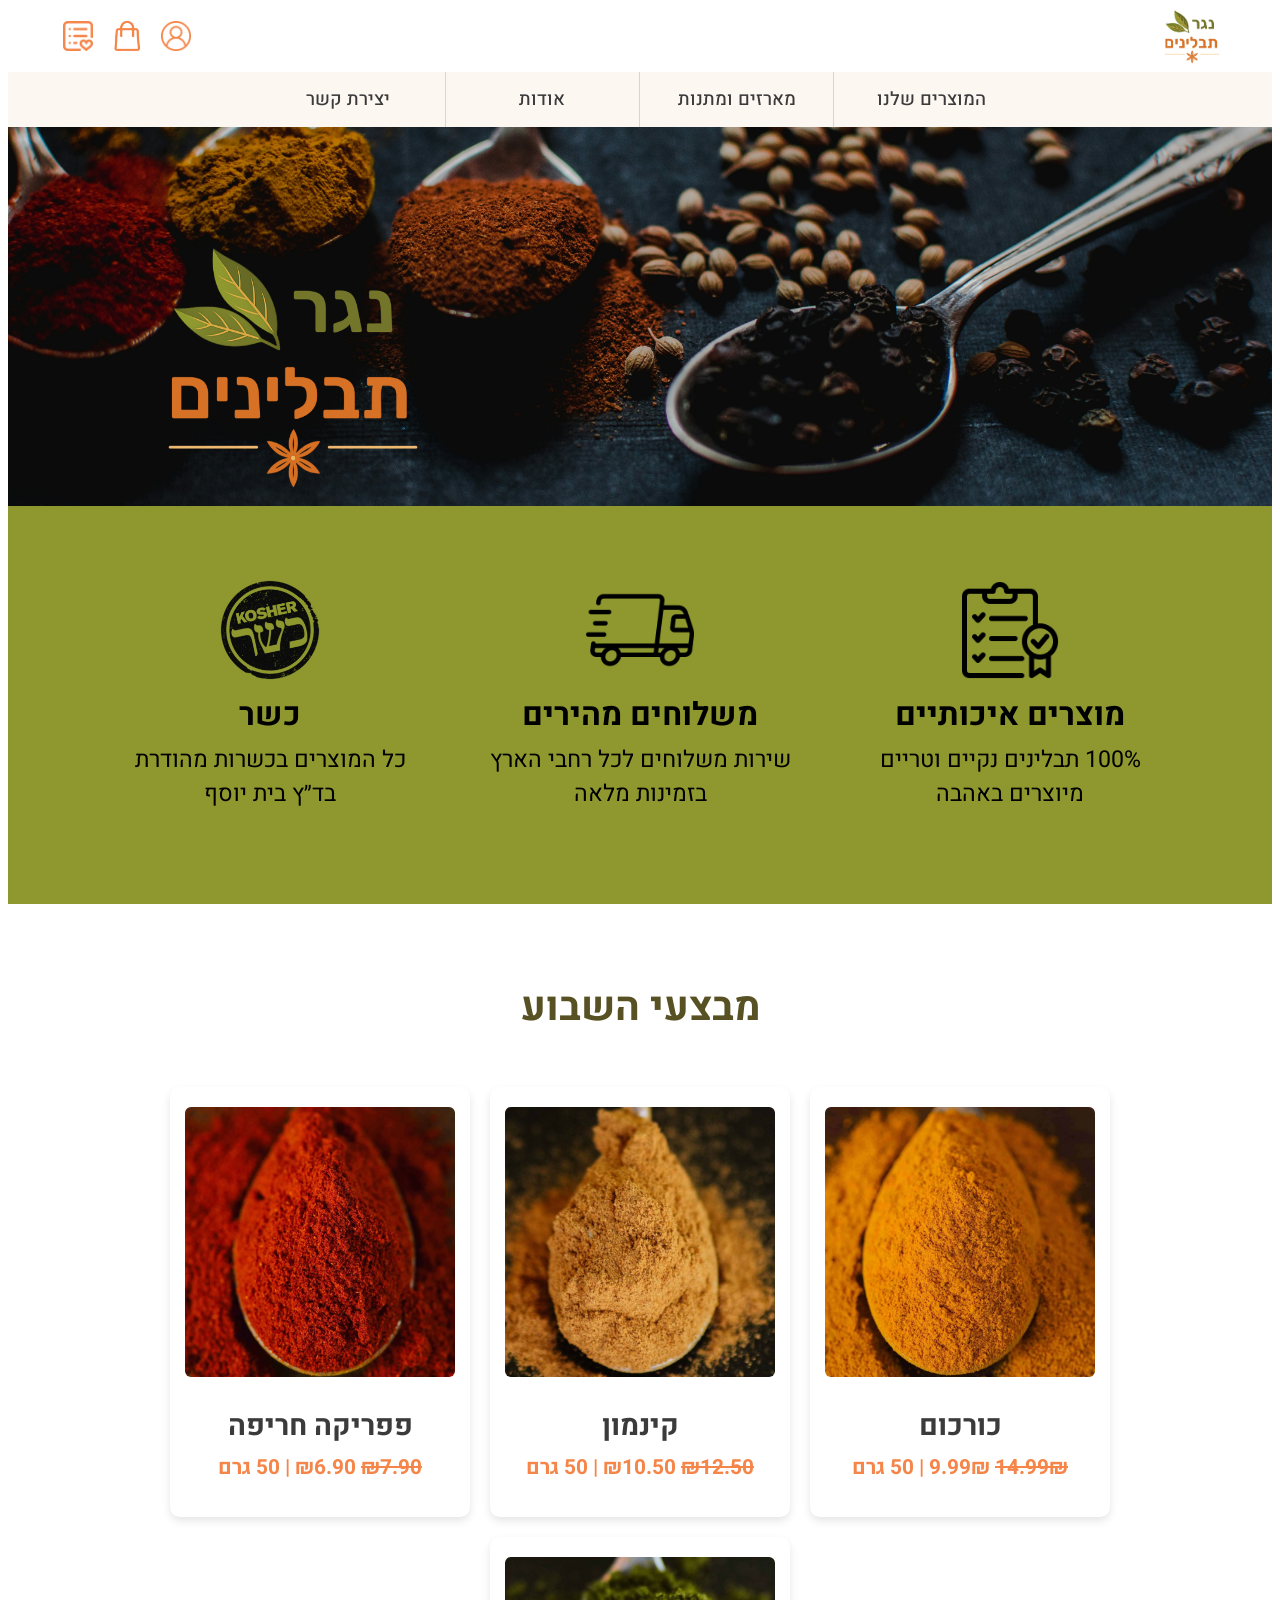
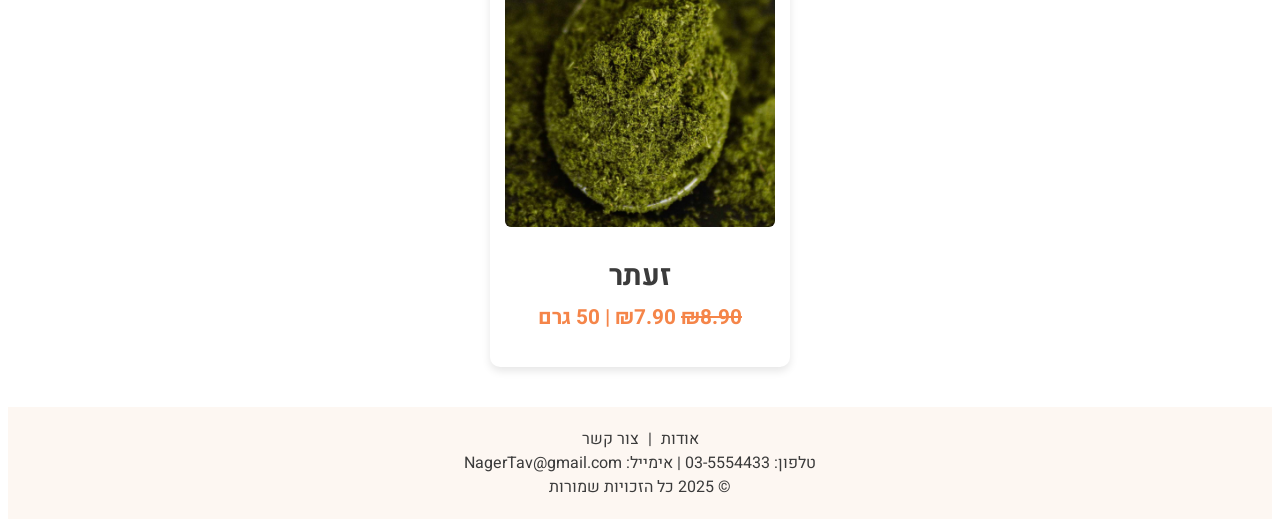
<file: html/index.html>
<!DOCTYPE html>
<html lang="he" dir="rtl">
  <head>
    <meta charset="utf-8" />
    <link rel="stylesheet" href="../css/style.css" />
    <link rel="stylesheet" href="../css/index.css" />
    <meta name="viewport" content="width=device-width, initial-scale=1.0">
    <link href="https://fonts.googleapis.com/css2?family=Heebo:wght@400;500;700&display=swap" rel="stylesheet">
    <title>נגר תבלינים</title>
  </head>

  <body>
    <header class="main-header">
      <div class="header-left">
        <a href="index.html">
          <embed src="../media/nagarlogo.png" type="image/png" class="logo-embed" />
        </a>
      </div>

      <div class="header-right">
        <img src="../media/user.png" alt="User Icon" class="header-icon"/>
        <img src="../media/shopping-bag.png" alt="Shopping Bag Icon" class="header-icon"/>
        <img src="../media/favourite.png" alt="Favorites Icon" class="header-icon"/>
      </div>
    </header>

    <nav class="main-nav">
      <ul class="nav-list">
        <li class="nav-item"><a href="catalog.html">המוצרים שלנו</a></li>
        <li class="nav-item"><a href="gift_boxes.html">מארזים ומתנות</a></li>
        <li class="nav-item"><a href="about_us.html">אודות</a></li>
        <li class="nav-item"><a href="contact.html">יצירת קשר</a></li>
      </ul>
    </nav>

    <img
      id="home_img_background"
      src="../media/home_page_background.png"
      alt="Background Image"
    />
    <!--Info Boxes -->
    <section class="info-section">
        <div class="info-box">
            <img src="../media/quality-control.png" alt="spices Icon" class="info-icons" />    
            <h3>מוצרים איכותיים</h3>
            <p>100% תבלינים נקיים וטריים<br>מיוצרים באהבה</p>
        </div>

        <div class="info-box">
            <img src="../media/delivery.png" alt="Delivery Icon" class="info-icons" />
            <h3>משלוחים מהירים</h3>
            <p>שירות משלוחים לכל רחבי הארץ<br>בזמינות מלאה</p>
        </div>

        <div class="info-box">
            <img src="../media/kosher.png" alt="Kosher Icon" class="info-icons" />
            <h3>כשר</h3>
            <p>כל המוצרים בכשרות מהודרת<br>בד״ץ בית יוסף</p>
        </div>
    </section>

    <!-- Deals Section -->
    <section class="deals-section">
      <h2>מבצעי השבוע</h2>
      <div class="deals-container">
        <div class="deal-box">
          <img src="../media/kurcom-scaled.jpg" alt="Turmeric" class="spices-img" />
          <h3>כורכום</h3>
          <p class="price"><s>14.99₪</s> 9.99₪ <span class="gray">| 50 גרם</span></p>
        </div>
        <div class="deal-box">
          <img src="../media/Cinimon-tacun.jpg" alt="Cinnamon" class="spices-img" />
          <h3>קינמון</h3>
          <p class="price"><s>₪12.50</s> ₪10.50 <span class="gray">| 50 גרם</span></p>
        </div>
        <div class="deal-box">
          <img src="../media/Paprika-Metuka-scaled.jpg" alt="Paprika" class="spices-img" />
          <h3>פפריקה חריפה</h3>
          <p class="price"><s>₪7.90</s> ₪6.90 <span class="gray">| 50 גרם</span></p>
        </div>
        <div class="deal-box">
          <img src="../media/zaatar-no-sumsum.jpg" alt="Za'atar" class="spices-img" />
          <h3>זעתר</h3>
          <p class="price"><s>₪8.90</s> ₪7.90 <span class="gray">| 50 גרם</span></p>
        </div>
      </div>
    </section>

    <footer class="main-footer">
      <div class="footer-links">
        <a href="about_us.html">אודות</a> | 
        <a href="contact.html">צור קשר</a>
      </div>
      <div class="footer-contact">
        טלפון: 03-5554433 | אימייל: NagerTav@gmail.com
      </div>
      <div class="footer-copy">
        © 2025 כל הזכויות שמורות
      </div>
    </footer>


  </body>
</html>
</file>
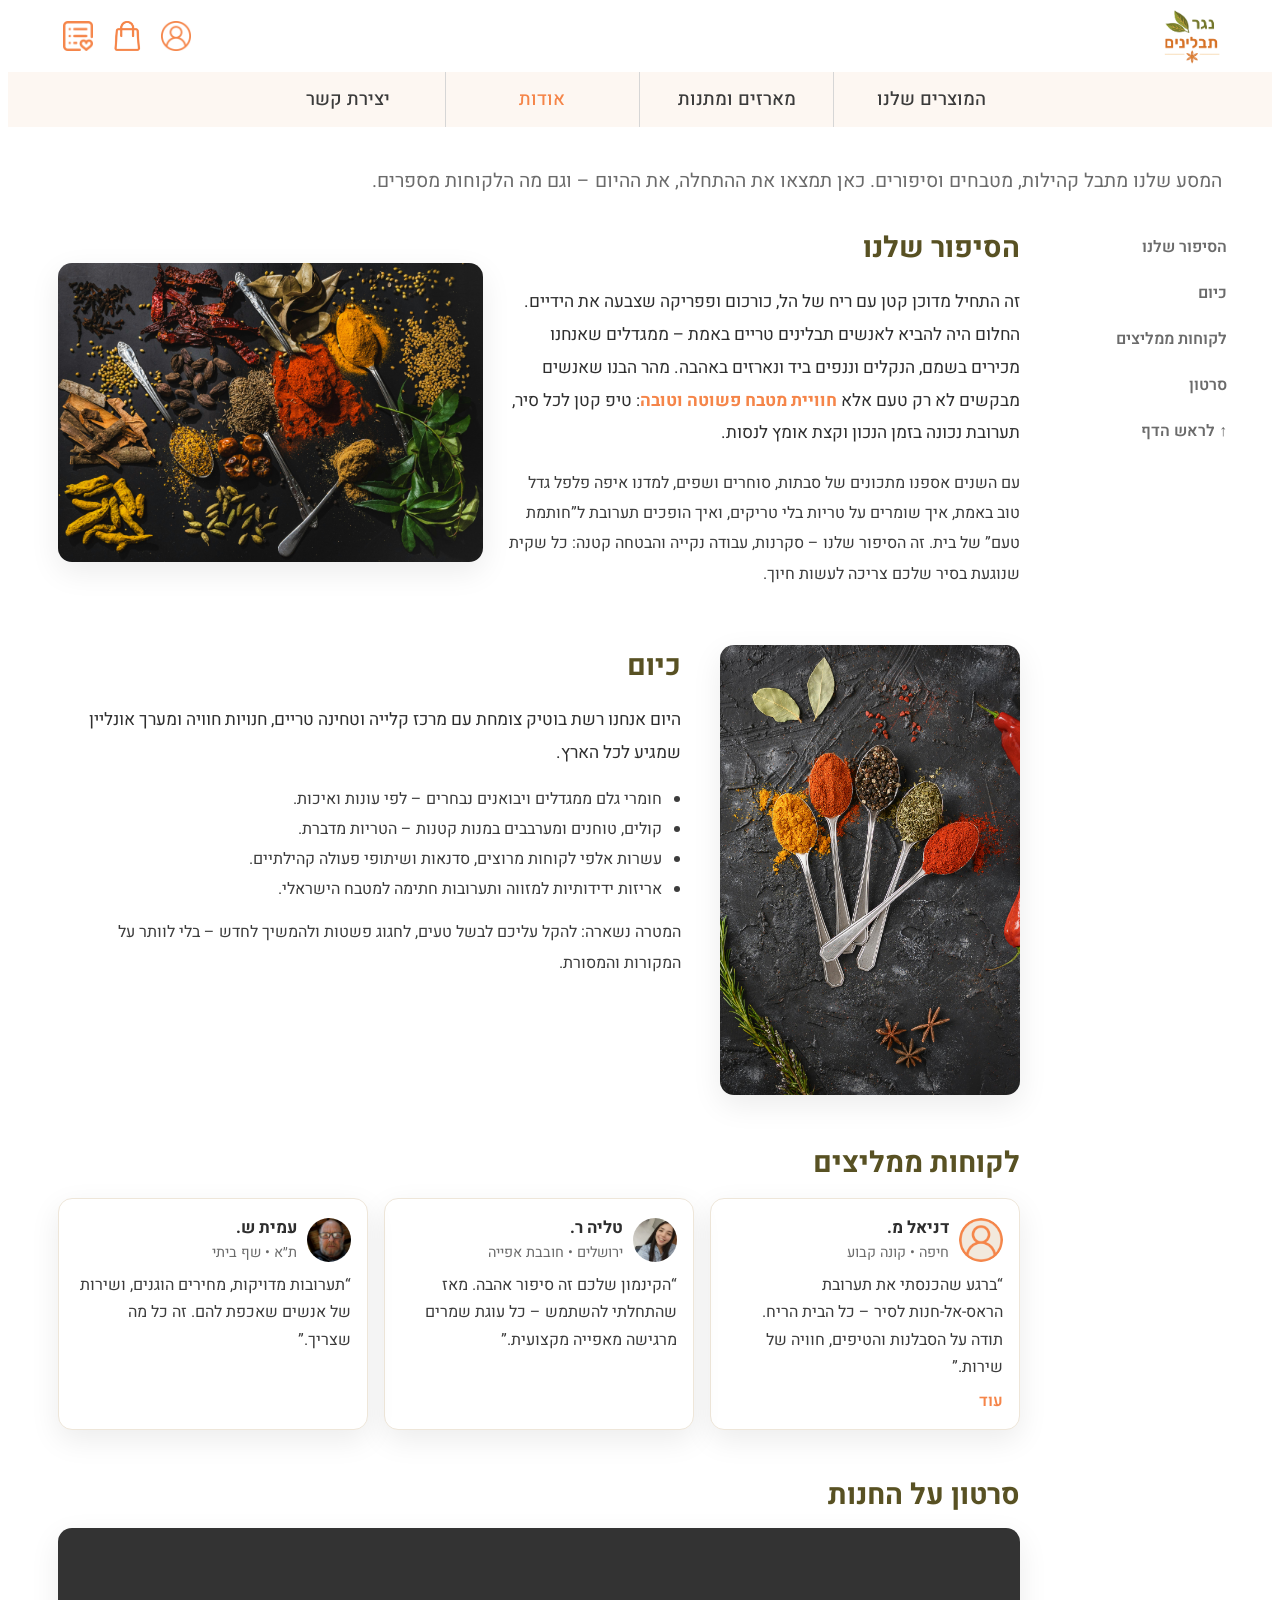
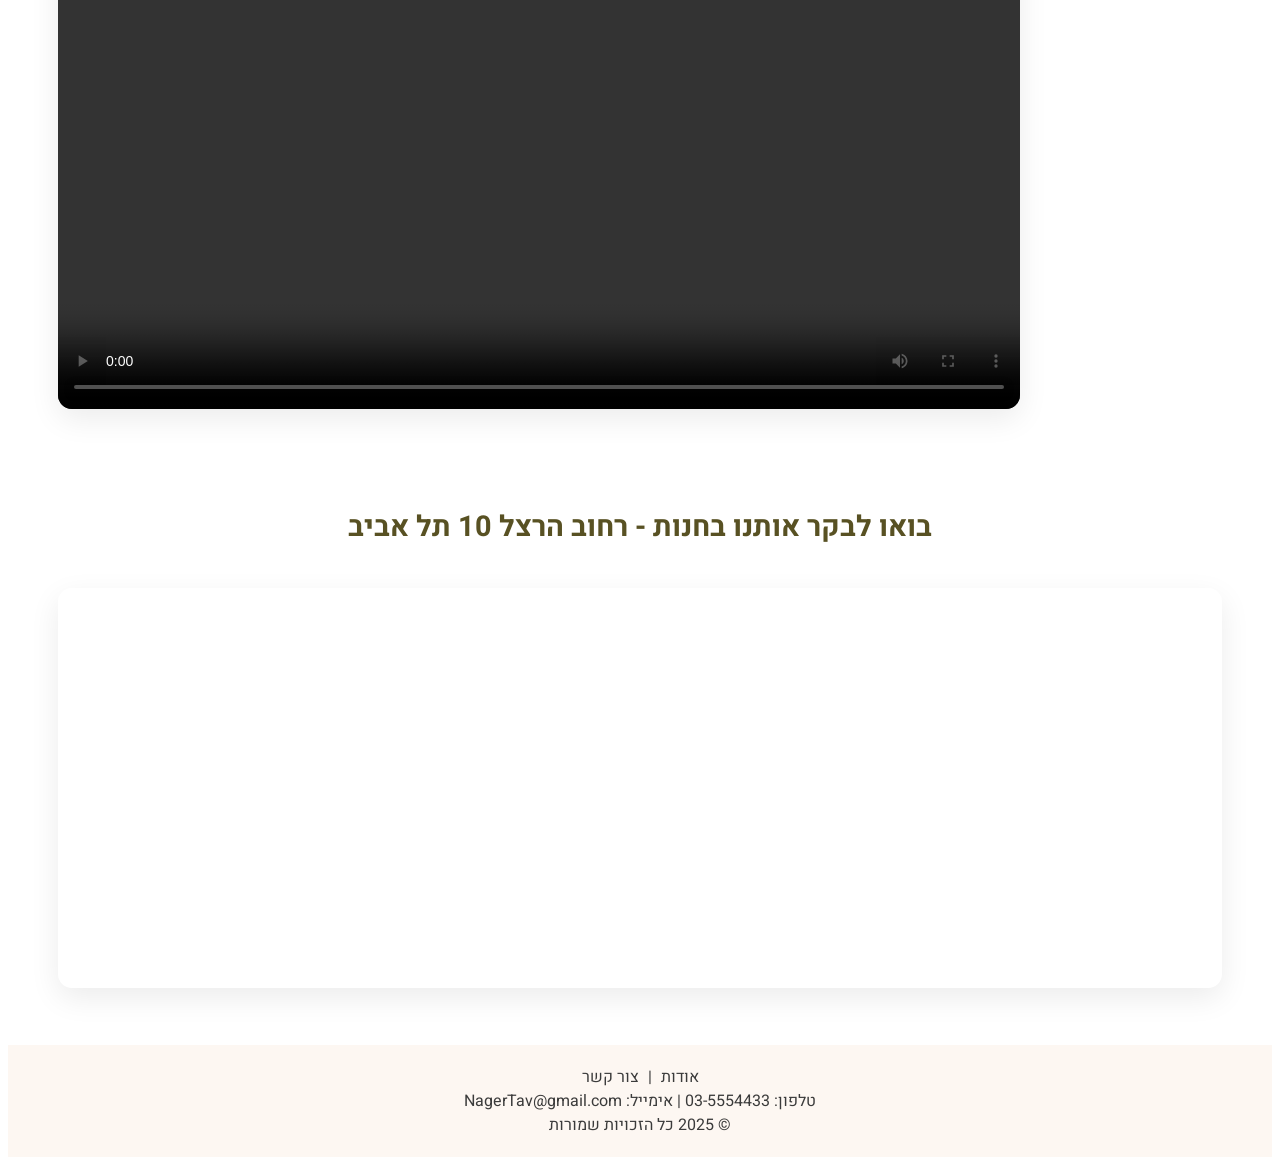
<file: html/about_us.html>
<!DOCTYPE html>
<html lang="he" dir="rtl">
  <head>
    <meta charset="utf-8" />

    <link rel="stylesheet" href="../css/style.css" />
    <link rel="stylesheet" href="../css/about_us.css" />
    <meta name="viewport" content="width=device-width, initial-scale=1.0">
    <!-- Google font -->
    <link href="https://fonts.googleapis.com/css2?family=Heebo:wght@400;500;700;800&display=swap" rel="stylesheet">
    <title>נגר תבלינים | אודות</title>
  </head>

  <body id="top">
    <header class="main-header">
      <div class="header-left">
        <a href="index.html">
          <embed src="../media/nagarlogo.png" type="image/png" class="logo-embed" />
        </a>
      </div>

      <div class="header-right">
        <img src="../media/user.png" alt="User Icon" class="header-icon"/>
        <img src="../media/shopping-bag.png" alt="Shopping Bag Icon" class="header-icon"/>
        <img src="../media/favourite.png" alt="Favorites Icon" class="header-icon"/>
      </div>
    </header>

    <nav class="main-nav">
      <ul class="nav-list">
        <li class="nav-item"><a href="catalog.html">המוצרים שלנו</a></li>
        <li class="nav-item"><a href="gift_boxes.html">מארזים ומתנות</a></li>
        <li class="nav-item" id="cur_page" ><a href="about_us.html">אודות</a></li>
        <li class="nav-item"><a href="contact.html">יצירת קשר</a></li>
      </ul>
    </nav>

    <main class="about">
      <!-- Page-intro intro text -->
      <section class="page-intro">
        <p>המסע שלנו מתבל קהילות, מטבחים וסיפורים. כאן תמצאו את ההתחלה, את ההיום – וגם מה הלקוחות מספרים.</p>
      </section>

      <!-- Two-column layout: content (left) + sticky table of contents (right) -->
      <div class="about-grid">
        <!-- Main content column -->
        <div class="content">
          <!-- Our Story section -->
          <section id="story" class="split split-right">
            <div class="text">
              <h2>הסיפור שלנו</h2>
              <p class="lead">
                זה התחיל מדוכן קטן עם ריח של הל, כורכום ופפריקה שצבעה את הידיים. החלום היה להביא לאנשים
                תבלינים טריים באמת – ממגדלים שאנחנו מכירים בשמם, הנקלים וננפים ביד ונארזים באהבה. מהר הבנו
                שאנשים מבקשים לא רק טעם אלא <strong><a href="https://www.mevashlim.co.il/" target="_blank">חוויית מטבח פשוטה וטובה</a></strong>: טיפ קטן לכל סיר, תערובת
                נכונה בזמן הנכון וקצת אומץ לנסות.
              </p>
              <p>
                עם השנים אספנו מתכונים של סבתות, סוחרים ושפים, למדנו איפה פלפל גדל טוב באמת, איך שומרים על טריות
                בלי טריקים, ואיך הופכים תערובת ל”חותמת טעם” של בית. זה הסיפור שלנו – סקרנות, עבודה נקייה
                והבטחה קטנה: כל שקית שנוגעת בסיר שלכם צריכה לעשות חיוך.
              </p>
            </div>
            <div class="media">
              <img src="../media/aboutus_1.jpg" alt="תבלינים צבעוניים">
            </div>
          </section>

          <!-- Today section -->
          <section id="today" class="split split-left">
            <div class="media">
              <img src="../media/aboutus_2.jpg" alt="מדפים מלאים תבלינים">
            </div>
            <div class="text">
              <h2>כיום</h2>
              <p class="lead">
                היום אנחנו רשת בוטיק צומחת עם מרכז קלייה וטחינה טריים, חנויות חוויה ומערך אונליין שמגיע לכל הארץ.
              </p>
              <ul class="bullets">
                <li>חומרי גלם ממגדלים ויבואנים נבחרים – לפי עונות ואיכות.</li>
                <li>קולים, טוחנים ומערבבים במנות קטנות – הטריות מדברת.</li>
                <li>עשרות אלפי לקוחות מרוצים, סדנאות ושיתופי פעולה קהילתיים.</li>
                <li>אריזות ידידותיות למזווה ותערובות חתימה למטבח הישראלי.</li>
              </ul>
              <p>
                המטרה נשארה: להקל עליכם לבשל טעים, לחגוג פשטות ולהמשיך לחדש – בלי לוותר על המקורות והמסורת.
              </p>
            </div>
        </section>

        <!-- Customers section -->
        <section id="customers" class="customers">
          <h2>לקוחות ממליצים</h2>

          <!-- Customer cards -->
          <div class="cards">
              <article class="tcard">
                <div class="tcard-head">
                    <img src="../media/user.png" alt="" class="avatar" />
                    <div>
                        <h3>דניאל מ.</h3>
                        <span class="meta">חיפה • קונה קבוע</span>
                    </div>
                </div>
                <p>
                “ברגע שהכנסתי את תערובת הראס-אל-חנות לסיר – כל הבית הריח. תודה על הסבלנות והטיפים,
                חוויה של שירות.”
                </p>

                <!-- Checkbox toggle -->
                <input type="checkbox" id="more" class="more-toggle" />
                <label for="more" class="more-label">עוד</label>
                <p class="more-text">
                  המשלוח הגיע מהר, האריזה איכותית, והכי חשוב – הטעם חד ומדויק. ממליץ מאוד.
                </p>
              </article>

              <article class="tcard">
                  <div class="tcard-head">
                      <img src="../media/aboutus_userpic1.png" alt="" class="avatar" />
                      <div>
                          <h3>טליה ר.</h3>
                          <span class="meta">ירושלים • חובבת אפייה</span>
                      </div>
                  </div>
                  <p>
                  “הקינמון שלכם זה סיפור אהבה. מאז שהתחלתי להשתמש – כל עוגת שמרים מרגישה מאפייה מקצועית.”
                  </p>
              </article>

              <article class="tcard">
                  <div class="tcard-head">
                      <img src="../media/aboutus_userpic3.png" alt="" class="avatar" />
                      <div>
                          <h3>עמית ש.</h3>
                          <span class="meta">ת״א • שף ביתי</span>
                      </div>
                  </div>
                  <p>
                  “תערובות מדויקות, מחירים הוגנים, ושירות של אנשים שאכפת להם. זה כל מה שצריך.”
                  </p>
              </article>
          </div>
        </section>

        <!-- Store video section -->
        <section id="video" class="video">
          <h2>סרטון על החנות</h2>
            <video controls >
              <source src="../media/נגר תבלינים - נוצר באמצעות Clipchamp.mp4" type="video/mp4">
              הדפדפן שלך אינו תומך בווידאו.
            </video>
          </section>
        </div>


        <!-- Sticky table of contents on the right; highlighting via CSS :target -->
        <nav class="toc" aria-label="תוכן עניינים">
          <a href="#story">הסיפור שלנו</a>
          <a href="#today">כיום</a>
          <a href="#customers">לקוחות ממליצים</a>
          <a href="#video">סרטון</a>
          <a class="top-link" href="#top" aria-label="חזרה לראש הדף">↑ לראש הדף</a>
        </nav>
      </div>
    </main>

    <!-- Google Maps embedded section -->
    <section class="map-section">
      <h2>בואו לבקר אותנו בחנות - רחוב הרצל 10 תל אביב</h2>
      <iframe
        src="https://www.google.com/maps?q=רחוב+הרצל+10,+תל+אביב&hl=iw&z=15&output=embed">
      </iframe>
    </section>


    <footer class="main-footer">
      <div class="footer-links">
        <a href="about_us.html">אודות</a> |
        <a href="contact.html">צור קשר</a>
      </div>
      <div class="footer-contact">טלפון: 03-5554433 | אימייל: NagerTav@gmail.com</div>
      <div class="footer-copy">© 2025 כל הזכויות שמורות</div>
    </footer>
  </body>
</html>
</file>
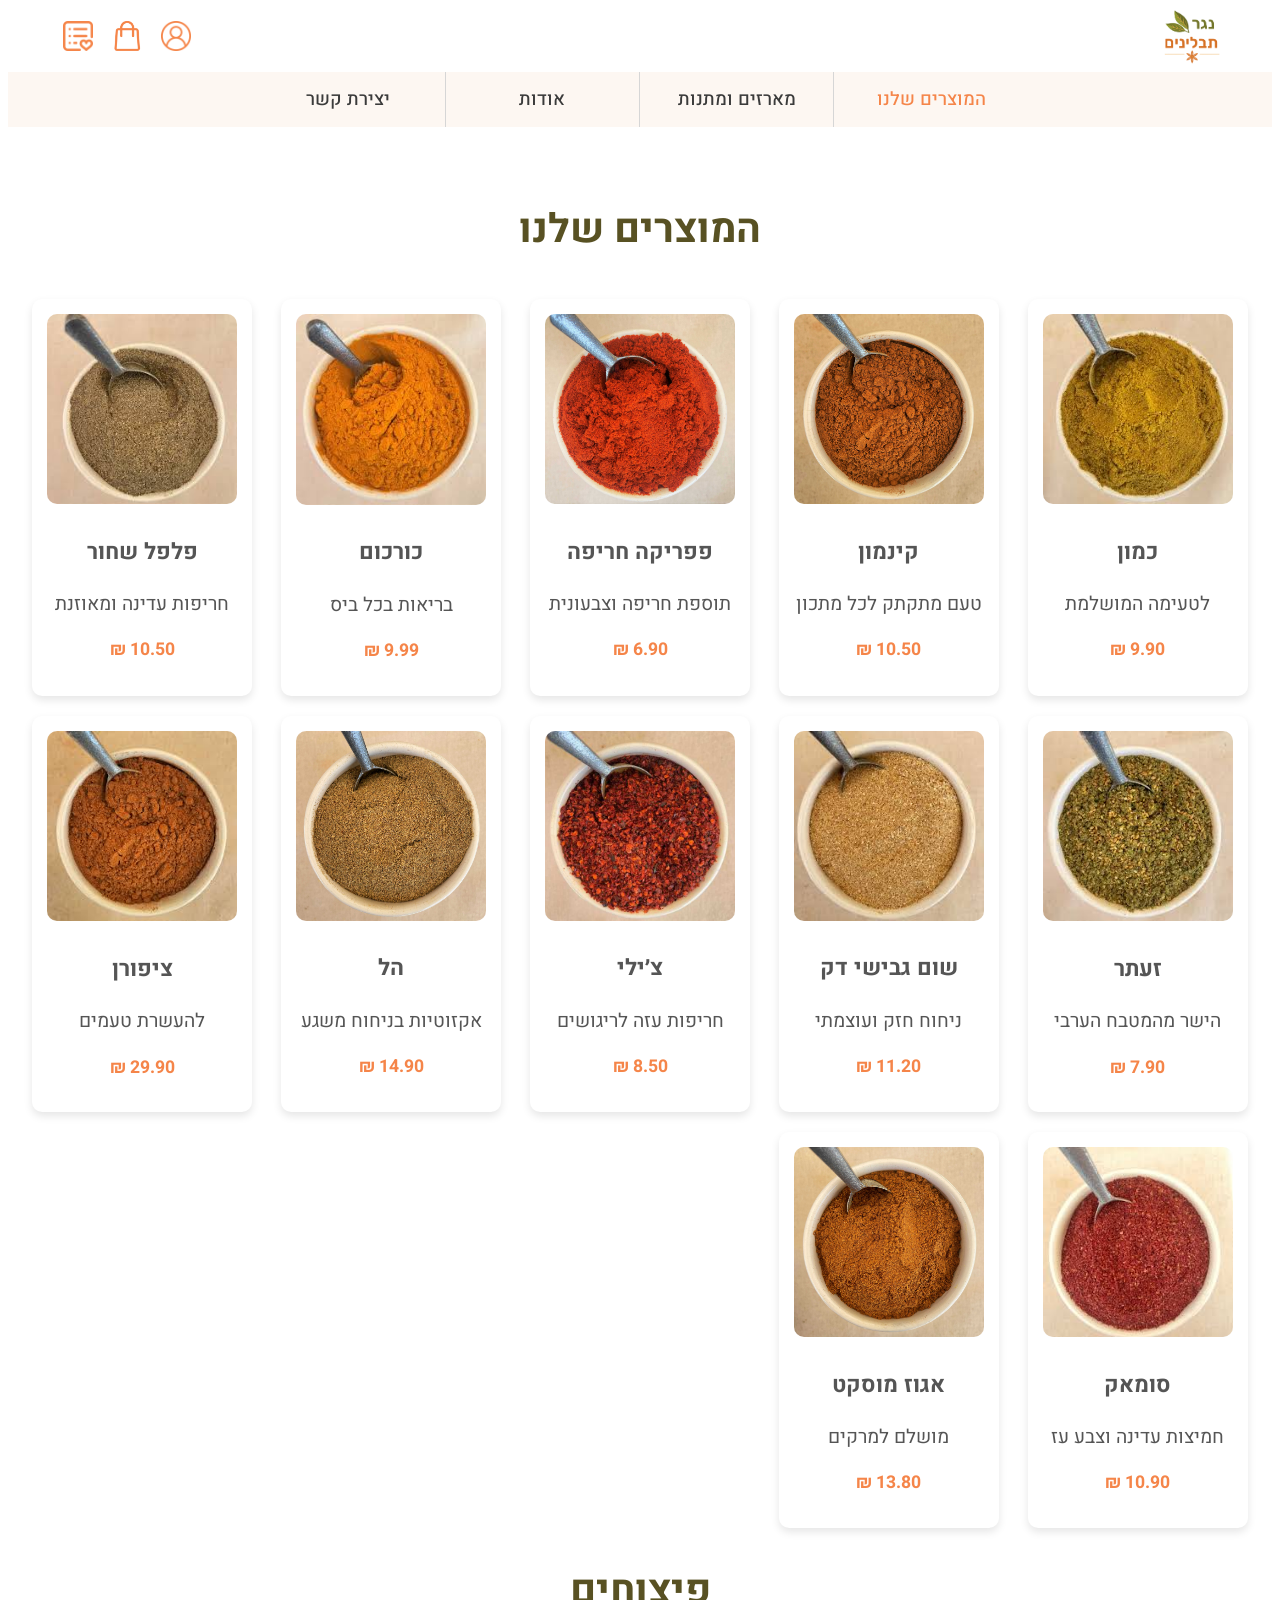
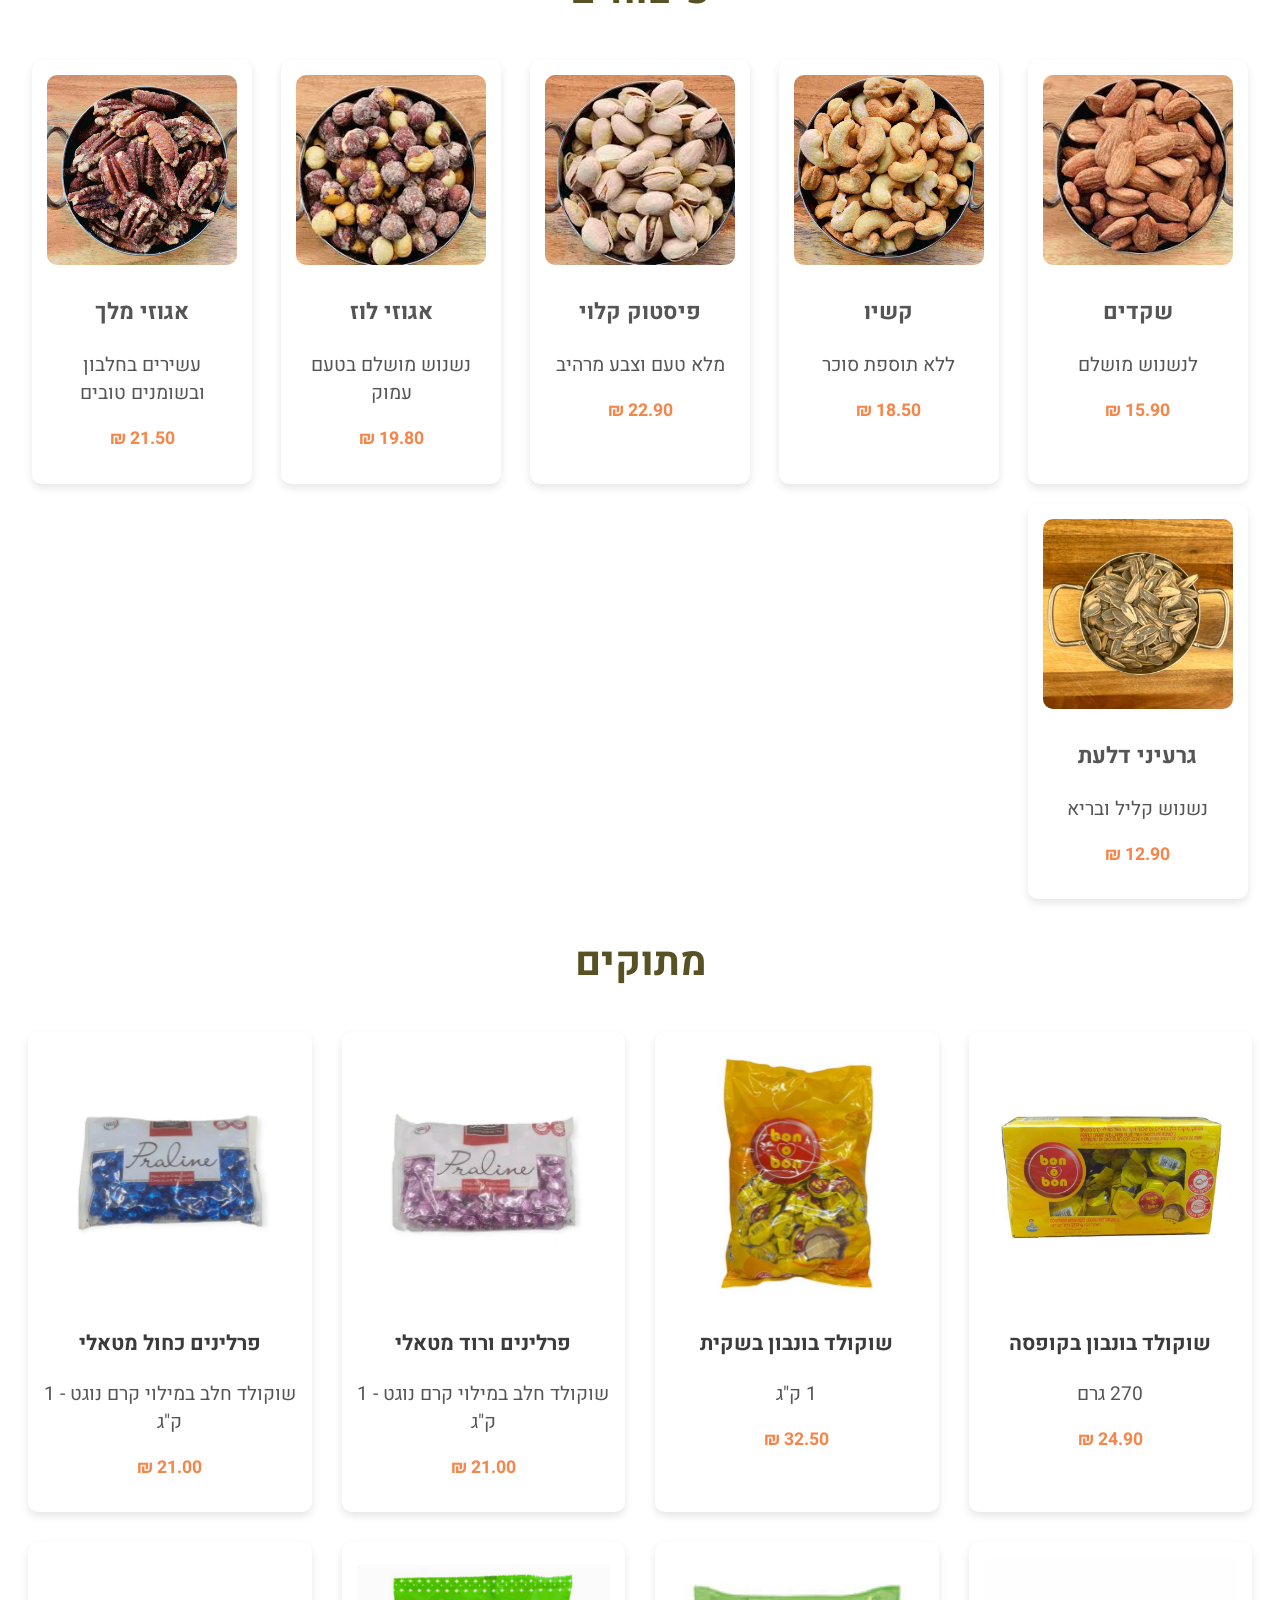
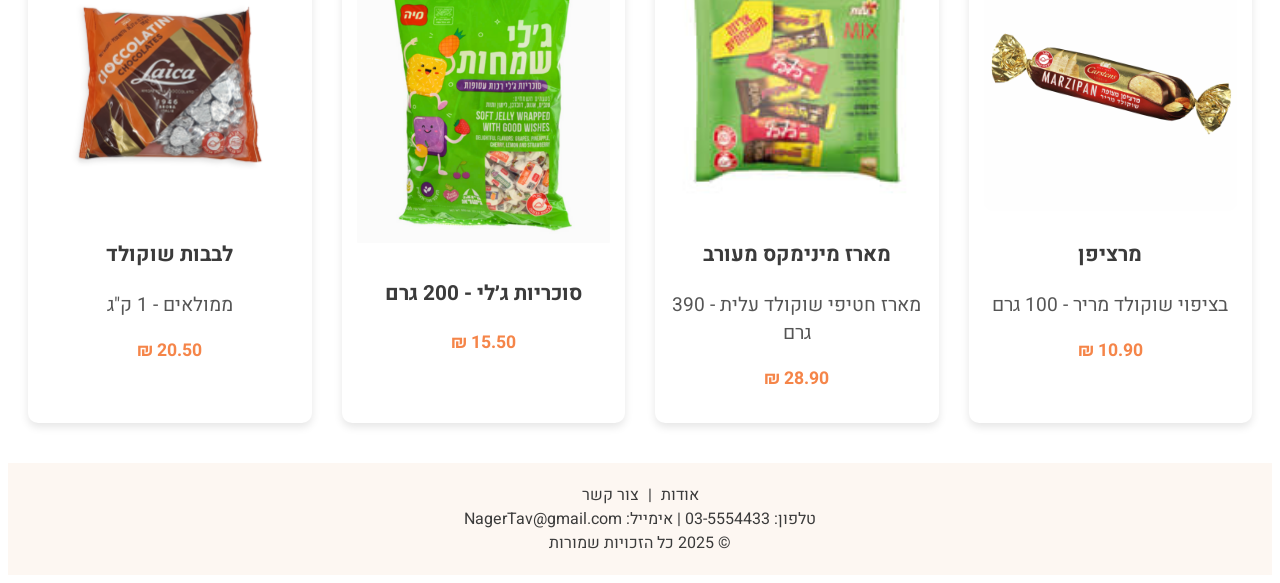
<file: html/catalog.html>
<!DOCTYPE html>
<html lang="he" dir="rtl">
  <head>
    <meta charset="utf-8" />
    <link rel="stylesheet" href="../css/style.css" />
    <link rel="stylesheet" href="../css/catalog.css" />
    <meta name="viewport" content="width=device-width, initial-scale=1.0">
    <link href="https://fonts.googleapis.com/css2?family=Heebo:wght@400;500;700&display=swap" rel="stylesheet">
    <title>נגר תבלינים</title>
  </head>

  <body>
    <header class="main-header">
      <div class="header-left">
        <a href="index.html">
          <embed src="../media/nagarlogo.png" type="image/png" class="logo-embed" />
        </a>
      </div>

      <div class="header-right">
        <img src="../media/user.png" alt="User Icon" class="header-icon"/>
        <img src="../media/shopping-bag.png" alt="Shopping Bag Icon" class="header-icon"/>
        <img src="../media/favourite.png" alt="Favorites Icon" class="header-icon"/>
      </div>
    </header>

    <nav class="main-nav">
      <ul class="nav-list">
        <li class="nav-item" id="cur_page"><a href="catalog.html">המוצרים שלנו</a></li>
        <li class="nav-item"><a href="gift_boxes.html">מארזים ומתנות</a></li>
        <li class="nav-item"><a href="about_us.html">אודות</a></li>
        <li class="nav-item"><a href="contact.html">יצירת קשר</a></li>
      </ul>
    </nav>

    <!-- The catalog section -->
    <section class="catalog-section">
      <h1>המוצרים שלנו</h1>

      <div class="catalog-grid">
        <!-- Spices -->
        <div class="product-card">
          <img src="../media/cumin.png" alt="כמון" class="product-image">
          <h3>כמון</h3>
          <p>לטעימה המושלמת</p>
          <p class="price">9.90 ₪</p>
        </div>

        <div class="product-card">
          <img src="../media/cinnamon.png" alt="קינמון" class="product-image">
          <h3>קינמון</h3>
          <p>טעם מתקתק לכל מתכון</p>
          <p class="price">10.50 ₪</p>
        </div>

        <div class="product-card">
          <img src="../media/paprika.png" alt="פפריקה" class="product-image">
          <h3>פפריקה חריפה</h3>
          <p>תוספת חריפה וצבעונית</p>
          <p class="price">6.90 ₪</p>
        </div>

        <div class="product-card">
          <img src="../media/turmeric.png" alt="כורכום" class="product-image">
          <h3>כורכום</h3>
          <p>בריאות בכל ביס</p>
          <p class="price">9.99 ₪</p>
        </div>

        <div class="product-card">
          <img src="../media/black_pepper.png" alt="פלפל שחור" class="product-image">
          <h3>פלפל שחור</h3>
          <p>חריפות עדינה ומאוזנת</p>
          <p class="price">10.50 ₪</p>
        </div>

        <div class="product-card">
          <img src="../media/zaatar.png" alt="זעתר" class="product-image">
          <h3>זעתר</h3>
          <p>הישר מהמטבח הערבי</p>
          <p class="price">7.90 ₪</p>
        </div>

        <div class="product-card">
          <img src="../media/garlic.png" alt="שום טחון" class="product-image">
          <h3>שום גבישי דק</h3>
          <p>ניחוח חזק ועוצמתי</p>
          <p class="price">11.20 ₪</p>
        </div>

        <div class="product-card">
          <img src="../media/chili.png" alt="צ׳ילי" class="product-image">
          <h3>צ׳ילי</h3>
          <p>חריפות עזה לריגושים</p>
          <p class="price">8.50 ₪</p>
        </div>

        <div class="product-card">
          <img src="../media/cardamom.png" alt="הל" class="product-image">
          <h3>הל</h3>
          <p>אקזוטיות בניחוח משגע</p>
          <p class="price">14.90 ₪</p>
        </div>

        <div class="product-card">
          <img src="../media/ziporen.png" alt="ציפורן" class="product-image">
          <h3>ציפורן</h3>
          <p>להעשרת טעמים</p>
          <p class="price">29.90 ₪</p>
        </div>

        <div class="product-card">
          <img src="../media/sumac.png" alt="סומאק" class="product-image">
          <h3>סומאק</h3>
          <p>חמיצות עדינה וצבע עז</p>
          <p class="price">10.90 ₪</p>
        </div>

        <div class="product-card">
          <img src="../media/nutmeg.png" alt="אגוז מוסקט" class="product-image">
          <h3>אגוז מוסקט</h3>
          <p>מושלם למרקים</p>
          <p class="price">13.80 ₪</p>
        </div>
      </div>


      <!-- Snacks -->
      <h1>פיצוחים</h1>

      <div class="catalog-grid">
        <div class="product-card">
          <img src="../media/almonds.png" alt="שקדים" class="product-image">
          <h3>שקדים</h3>
          <p> לנשנוש מושלם</p>
          <p class="price">15.90 ₪</p>
        </div>

        <div class="product-card">
          <img src="../media/cashews.png" alt="קשיו" class="product-image">
          <h3>קשיו</h3>
          <p> ללא תוספת סוכר</p>
          <p class="price">18.50 ₪</p>
        </div>

        <div class="product-card">
          <img src="../media/pistachios.png" alt="פיסטוק" class="product-image">
          <h3>פיסטוק קלוי</h3>
          <p>מלא טעם וצבע מרהיב</p>
          <p class="price">22.90 ₪</p>
        </div>

        <div class="product-card">
          <img src="../media/hazelnuts.png" alt="אגוזי לוז" class="product-image">
          <h3>אגוזי לוז</h3>
          <p>נשנוש מושלם בטעם עמוק</p>
          <p class="price">19.80 ₪</p>
        </div>

        <div class="product-card">
          <img src="../media/walnuts.png" alt="אגוזי מלך" class="product-image">
          <h3>אגוזי מלך</h3>
          <p>עשירים בחלבון ובשומנים טובים</p>
          <p class="price">21.50 ₪</p>
        </div>

        <div class="product-card">
          <img src="../media/pumpkin_seeds.png" alt="גרעיני דלעת" class="product-image">
          <h3>גרעיני דלעת</h3>
          <p>נשנוש קליל ובריא </p>
          <p class="price">12.90 ₪</p>
        </div>
      </div>


      <!-- Sweets -->
      <h1>מתוקים</h1>

      <div class="catalog-grid-sweets">
        <div class="product-card-sweets">
          <img src="../media/bonbon.png" alt="שוקולד בונבון" class="product-image">
          <h3>שוקולד בונבון בקופסה</h3>
          <p> 270 גרם</p>
          <p class="price">24.90 ₪</p>
        </div>

        <div class="product-card-sweets">
          <img src="../media/bonbonbag.png" alt="שוקולד בונבון בשקית"class="product-image">
          <h3>שוקולד בונבון בשקית</h3>
          <p> 1 ק"ג</p>
          <p class="price">32.50 ₪</p>
        </div>

        <div class="product-card-sweets">
          <img src="../media/pinkperlinim.png" alt="פרלינים ודוד מטאלי ם" class="product-image">
          <h3>פרלינים ורוד מטאלי</h3>
          <p>שוקולד חלב במילוי קרם נוגט - 1 ק"ג</p>
          <p class="price">21.00 ₪</p>
        </div>

        <div class="product-card-sweets">
          <img src="../media/blueperlinim.png" alt="פרלינים כחול מטאלי ם" class="product-image">
          <h3>פרלינים כחול מטאלי</h3>
          <p>שוקולד חלב במילוי קרם נוגט - 1 ק"ג</p>
          <p class="price">21.00 ₪</p>
        </div>

        <div class="product-card-sweets">
          <img src="../media/marzipan.png" alt="מרציפן" class="product-image">
          <h3>מרציפן</h3>
          <p>בציפוי שוקולד מריר - 100 גרם</p>
          <p class="price">10.90 ₪</p>
        </div>

        <div class="product-card-sweets">
          <img src="../media/minimix.png" alt="מינימקס" class="product-image">
          <h3>מארז מינימקס מעורב</h3>
          <p>מארז חטיפי שוקולד עלית - 390 גרם</p>
          <p class="price">28.90 ₪</p>
        </div>

        <div class="product-card-sweets">
          <img src="../media/jelly_candies.png" alt="סוכריות ג׳לי" class="product-image">
          <h3>סוכריות ג׳לי - 200 גרם</h3>
          <p></p>
          <p class="price">15.50 ₪</p>
        </div> 

        <div class="product-card-sweets">
          <img src="../media/heartchoc.png" alt="לבבות שוקולד" class="product-image">
          <h3>לבבות שוקולד </h3>
          <p>ממולאים - 1 ק"ג</p>
          <p class="price">20.50 ₪</p>
        </div>
      </div>

    </section>


    <footer class="main-footer">
      <div class="footer-links">
        <a href="about_us.html">אודות</a> | 
        <a href="contact.html">צור קשר</a>
      </div>
      <div class="footer-contact">
        טלפון: 03-5554433 | אימייל: NagerTav@gmail.com
      </div>
      <div class="footer-copy">
        © 2025 כל הזכויות שמורות
      </div>
    </footer>
    
  </body>
</html>
</file>
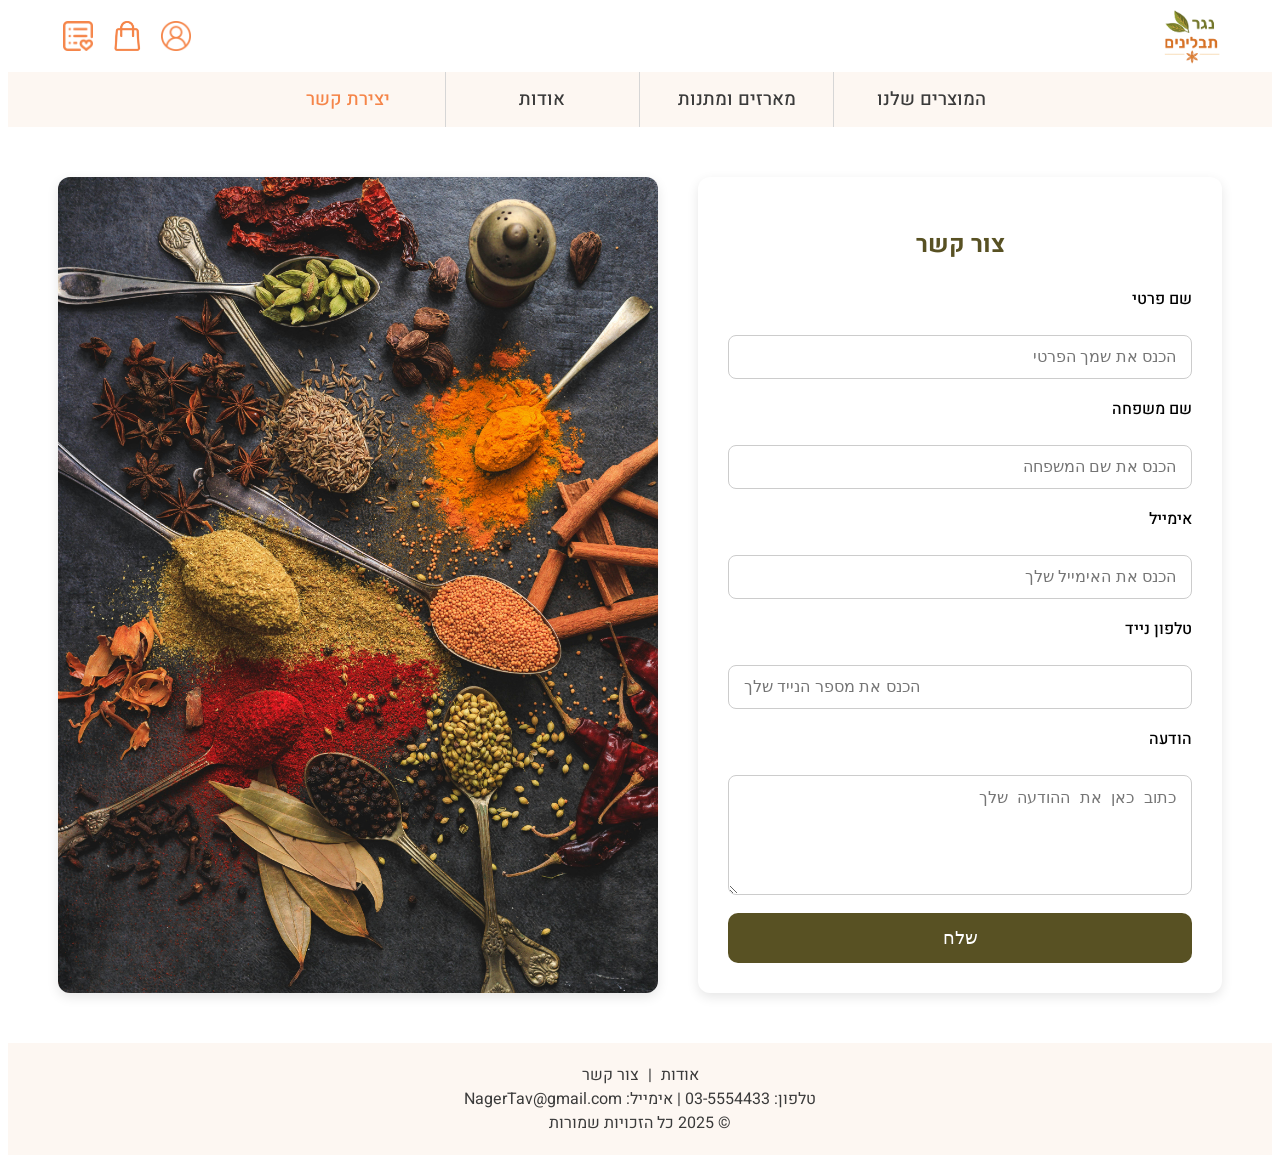
<file: html/contact.html>
<!DOCTYPE html>
<html lang="he" dir="rtl">
  <head>
    <meta charset="utf-8" />
    <link rel="stylesheet" href="../css/style.css" />
    <link rel="stylesheet" href="../css/contant.css" />
    <meta name="viewport" content="width=device-width, initial-scale=1.0">
    <link href="https://fonts.googleapis.com/css2?family=Heebo:wght@400;500;700&display=swap" rel="stylesheet">
    <title>נגר תבלינים</title>
  </head>

  <body>
    <header class="main-header">
      <div class="header-left">
        <a href="index.html">
          <embed src="../media/nagarlogo.png" type="image/png" class="logo-embed" />
        </a>
      </div>

      <div class="header-right">
        <img src="../media/user.png" alt="User Icon" class="header-icon"/>
        <img src="../media/shopping-bag.png" alt="Shopping Bag Icon" class="header-icon"/>
        <img src="../media/favourite.png" alt="Favorites Icon" class="header-icon"/>
      </div>
    </header>

    <nav class="main-nav">
      <ul class="nav-list">
        <li class="nav-item"><a href="catalog.html">המוצרים שלנו</a></li>
        <li class="nav-item"><a href="gift_boxes.html">מארזים ומתנות</a></li>
        <li class="nav-item"><a href="about_us.html">אודות</a></li>
        <li class="nav-item" id="cur_page"><a href="contact.html">יצירת קשר</a></li>
      </ul>
    </nav>

    <section class="contact-page">
        <!-- Contact Form -->
        <div class="contact-section">
            <h1>צור קשר</h1>

            <!-- Sending the data in the request body, the formdosn't send the data anywhere -->
            <form action="#" method="post">  

            <label for="first-name">שם פרטי</label>
            <input type="text" id="first-name" name="first-name" placeholder="הכנס את שמך הפרטי" required>

            <label for="last-name">שם משפחה</label>
            <input type="text" id="last-name" name="last-name" placeholder="הכנס את שם המשפחה" required>

            <label for="email">אימייל</label>
            <input type="email" id="email" name="email" placeholder="הכנס את האימייל שלך" required>

            <label for="phone">טלפון נייד</label>
            <input type="tel" id="phone" name="phone" placeholder="הכנס את מספר הנייד שלך" required>

            <label for="message">הודעה</label>
            <textarea id="message" name="message" placeholder="כתוב כאן את ההודעה שלך" required></textarea>

            <button type="submit">שלח</button>
            </form>
        </div>

        <!-- Image -->
        <img class="contact-image" src="../media/contantpage.png" alt="תבלינים">
    </section>

    <footer class="main-footer">
      <div class="footer-links">
        <a href="about_us.html">אודות</a> | 
        <a href="contact.html">צור קשר</a>
      </div>
      <div class="footer-contact">
        טלפון: 03-5554433 | אימייל: NagerTav@gmail.com
      </div>
      <div class="footer-copy">
        © 2025 כל הזכויות שמורות
      </div>
    </footer>
    
  </body>
</html>
</file>
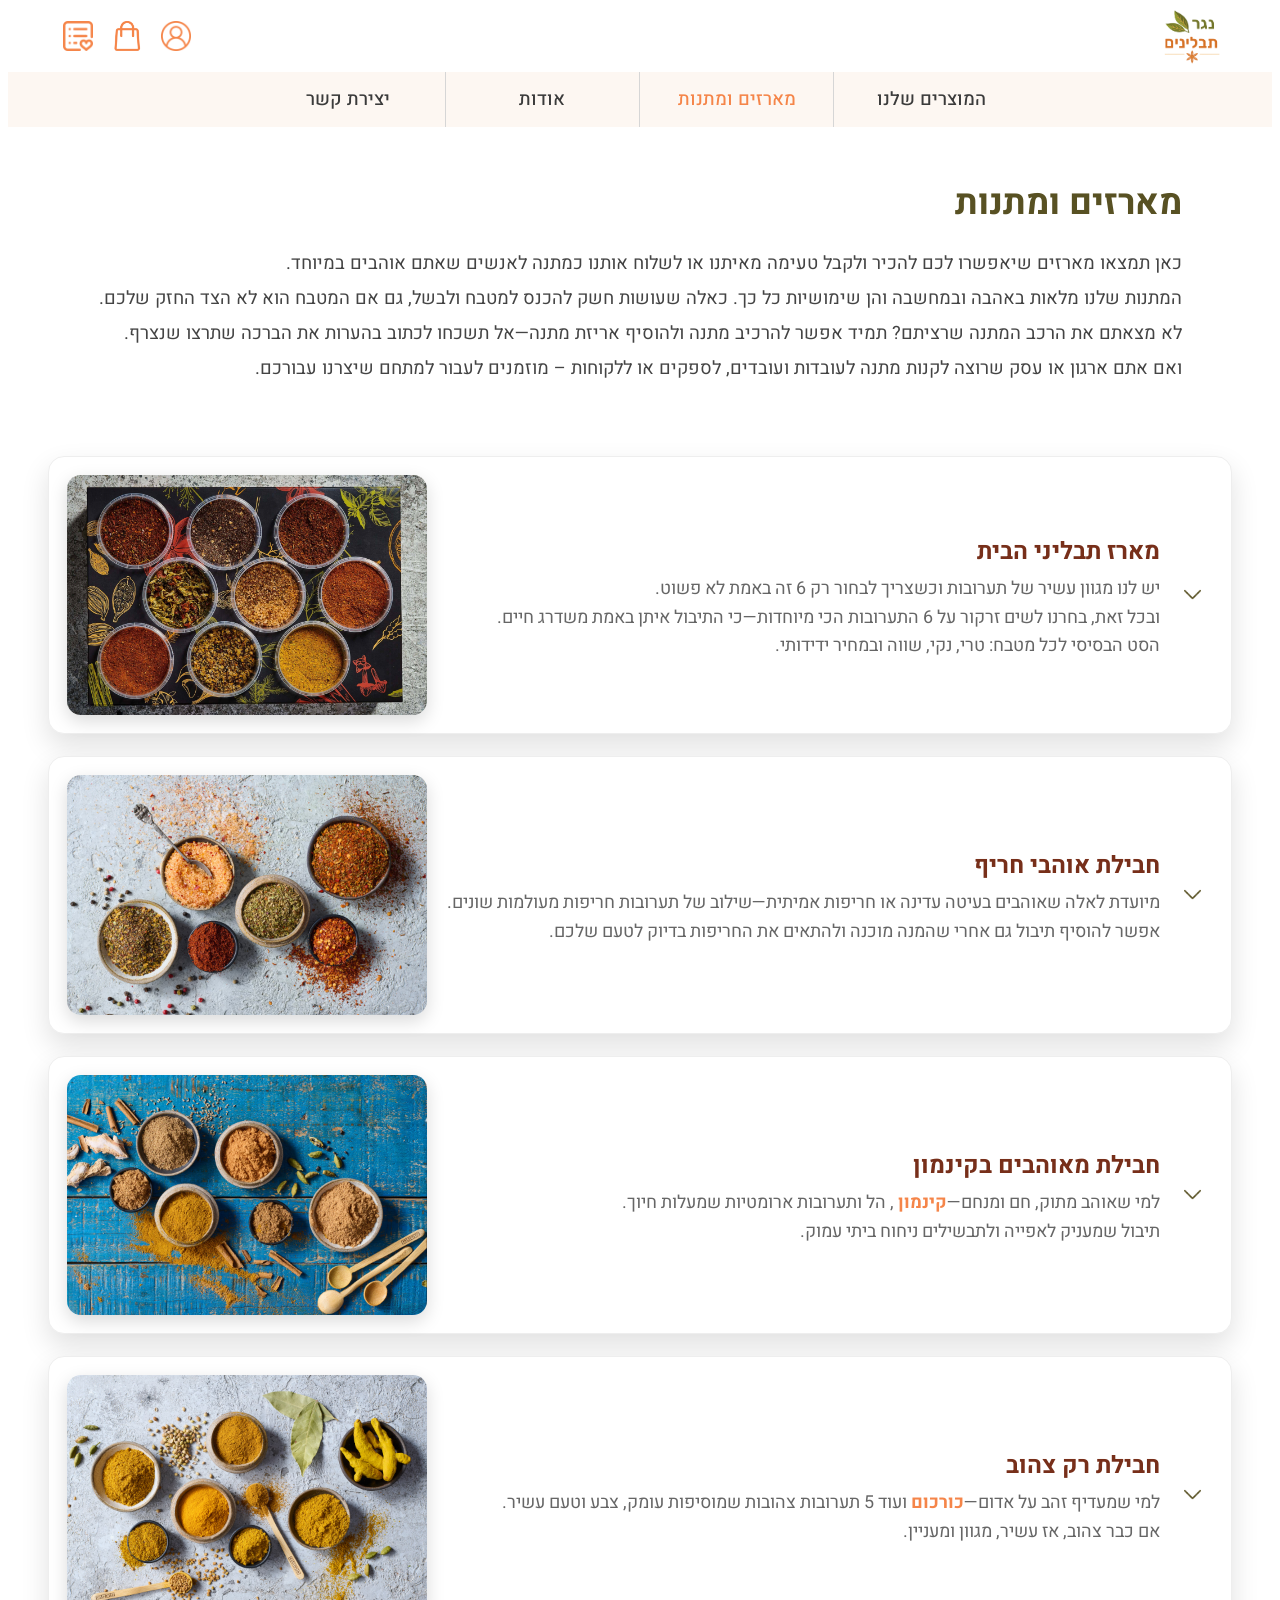
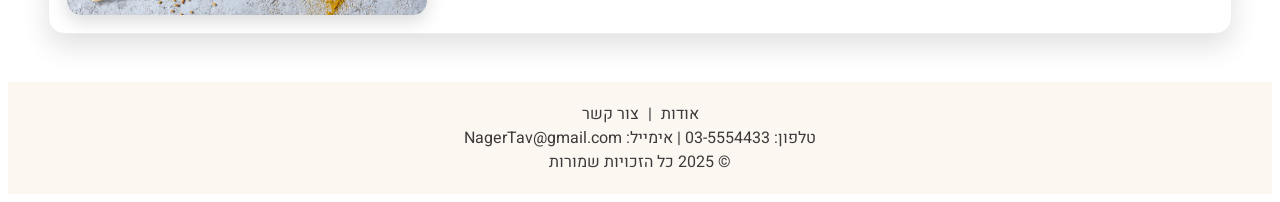
<file: html/gift_boxes.html>
<!DOCTYPE html>
<html lang="he" dir="rtl">
  <head>
    <meta charset="utf-8" />
    <meta name="viewport" content="width=device-width, initial-scale=1.0">
    <link rel="stylesheet" href="../css/style.css" />
    <link rel="stylesheet" href="../css/gift_boxes.css" />
    <link href="https://fonts.googleapis.com/css2?family=Heebo:wght@400;500;700&display=swap" rel="stylesheet">
    <title>נגר תבלינים | מארזים ומתנות</title>
  </head>

  <body>
    <header class="main-header">
      <div class="header-left">
        <a href="index.html">
          <embed src="../media/nagarlogo.png" type="image/png" class="logo-embed" />
        </a>
      </div>

      <div class="header-right">
        <img src="../media/user.png" alt="User Icon" class="header-icon"/>
        <img src="../media/shopping-bag.png" alt="Shopping Bag Icon" class="header-icon"/>
        <img src="../media/favourite.png" alt="Favorites Icon" class="header-icon"/>
      </div>
    </header>

    <nav class="main-nav">
      <ul class="nav-list">
        <li class="nav-item"><a href="catalog.html">המוצרים שלנו</a></li>
        <li class="nav-item" id="cur_page"><a href="gift_boxes.html">מארזים ומתנות</a></li>
        <li class="nav-item"><a href="about_us.html">אודות</a></li>
        <li class="nav-item"><a href="contact.html">יצירת קשר</a></li>
      </ul>
    </nav>


    <main class="gift-page">
      <section class="gift-intro">
        <h1>מארזים ומתנות</h1>
        <p class="gift-description">
          כאן תמצאו מארזים שיאפשרו לכם להכיר ולקבל טעימה מאיתנו או לשלוח אותנו כמתנה לאנשים שאתם אוהבים במיוחד.<br>
          המתנות שלנו מלאות באהבה ובמחשבה והן שימושיות כל כך. כאלה שעושות חשק להכנס למטבח ולבשל, גם אם המטבח הוא לא הצד החזק שלכם.<br>
          לא מצאתם את הרכב המתנה שרציתם? תמיד אפשר להרכיב מתנה ולהוסיף אריזת מתנה—אל תשכחו לכתוב בהערות את הברכה שתרצו שנצרף.<br>
          ואם אתם ארגון או עסק שרוצה לקנות מתנה לעובדות ועובדים, לספקים או ללקוחות – מוזמנים לעבור למתחם שיצרנו עבורכם.
        </p>
      </section>

      <section class="cards-grid">

        <!--Card 1 -->
        <section class="gift-card">

          <!-- Hidden checkbox controls open/close state -->
          <input type="checkbox" id="card1" class="card-toggle" aria-controls="card1-body">
          <label for="card1" class="card-summary">
            <img src="../media/gift_box1.jpg" alt="מארז תבליני הבית" class="card-img">
            <div class="card-head">
              <h3>מארז תבליני הבית</h3>
              <p class="card-description">
                יש לנו מגוון עשיר של תערובות וכשצריך לבחור רק 6 זה באמת לא פשוט.<br>
                ובכל זאת, בחרנו לשים זרקור על 6 התערובות הכי מיוחדות—כי התיבול איתן באמת משדרג חיים.<br>
                הסט הבסיסי לכל מטבח: טרי, נקי, שווה ובמחיר ידידותי.
              </p>
            </div>

            <!-- The arrow -->
            <img src="../media/down-arrow.png" alt="" class="arrow-icon" aria-hidden="true">
          </label>

          <!-- Hidden body revealed when checkbox is checked -->
          <div class="card-body" id="card1-body">
            <table class="gift-table">
              <thead>
                <tr><th>מוצר</th><th>כמות</th><th>מחיר יח'</th><th>סה״כ</th></tr>
              </thead>
              <tbody>
                <tr><td>מלח מתובל 50 ג'</td><td>1</td><td>₪9.90</td><td>₪9.90</td></tr>
                <tr><td>תערובת קציצות 50 ג'</td><td>2</td><td>₪6.90</td><td>₪13.80</td></tr>
                <tr><td>תערובת דגים 50 ג'</td><td>1</td><td>₪8.90</td><td>₪8.90</td></tr>
                <tr><td>תערובת גניש 100 ג'</td><td>1</td><td>₪14.90</td><td>₪14.90</td></tr>
                <tr><td>תערובת ברביקיו 100 ג'</td><td>1</td><td>₪14.90</td><td>₪14.90</td></tr>
                <tr class="row-sub"><td>אריזת מתנה</td><td>—</td><td>₪5.00</td><td>₪5.00</td></tr>
                
              </tbody>
              <tfoot><tr><th colspan="3">סה״כ לתשלום</th><th>₪62.40</th></tr></tfoot>
            </table>
            <button class="btn-primary">הוסף לסל</button>
          </div>
        </section>

        <!--Card 2-->
        <section class="gift-card">

          <!-- Hidden checkbox controls open/close state -->
          <input type="checkbox" id="card2" class="card-toggle" aria-controls="card2-body">
          <label for="card2" class="card-summary">
            <img src="../media/gift_box2.jpg" alt="חבילת אוהבי חריף" class="card-img">
            <div class="card-head">
              <h3>חבילת אוהבי חריף</h3>
              <p class="card-description">
                מיועדת לאלה שאוהבים בעיטה עדינה או חריפות אמיתית—שילוב של תערובות חריפות מעולמות שונים.<br>
                אפשר להוסיף תיבול גם אחרי שהמנה מוכנה ולהתאים את החריפות בדיוק לטעם שלכם.
              </p>
            </div>
            <!-- The arrow -->
            <img src="../media/down-arrow.png" alt="" class="arrow-icon" aria-hidden="true">
          </label>

          <!-- Hidden body revealed when checkbox is checked -->
          <div class="card-body" id="card2-body">
            <table class="gift-table">
              <thead>
                <tr><th>מוצר</th><th>כמות</th><th>מחיר יח'</th><th>סה״כ</th></tr>
              </thead>
              <tbody>
                <tr><td>מלח צ'ילי 100 ג'</td><td>1</td><td>₪7.90</td><td>₪7.90</td></tr>
                <tr><td>צ'ילי מקסיקני 100 ג'</td><td>1</td><td>₪16.90</td><td>₪16.90</td></tr>
                <tr><td>מיקס הפלפל של נגר 50 ג'</td><td>1</td><td>₪7.90</td><td>₪7.90</td></tr>
                <tr><td>תערובת מרקש 50 ג'</td><td>1</td><td>₪9.90</td><td>₪9.90</td></tr>
                <tr><td>טבסקו יבש 50 ג'</td><td>1</td><td>₪8.00</td><td>₪8.00</td></tr>
                <tr class="row-sub"><td>אריזת מתנה</td><td>—</td><td>₪3.00</td><td>₪3.00</td></tr>
                
              </tbody>
              <tfoot><tr><th colspan="3">סה״כ לתשלום</th><th>₪53.60</th></tr></tfoot>
            </table>
            <button class="btn-primary">הוסף לסל</button>
          </div>
        </section>

        <!-- Card 3 -->
        <section class="gift-card">

          <!-- Hidden checkbox controls open/close state -->
          <input type="checkbox" id="card3" class="card-toggle" aria-controls="card3-body">
          <label for="card3" class="card-summary">
            <img src="../media/gift_box3.jpg" alt="חבילת מאוהבים בקינמון" class="card-img">
            <div class="card-head">
              <h3>חבילת מאוהבים בקינמון</h3>
              <p class="card-description">
                למי שאוהב מתוק, חם ומנחם—<strong><a href="https://he.wikipedia.org/wiki/%D7%A7%D7%99%D7%A0%D7%9E%D7%95%D7%9F" target="_blank">קינמון</a> </strong>, הל ותערובות ארומטיות שמעלות חיוך.<br>
                תיבול שמעניק לאפייה ולתבשילים ניחוח ביתי עמוק.
              </p>
            </div>
            <!-- The arrow -->
            <img src="../media/down-arrow.png" alt="" class="arrow-icon" aria-hidden="true">
          </label>

          <!-- Hidden body revealed when checkbox is checked -->
          <div class="card-body" id="card3-body">
            <table class="gift-table">
              <thead>
                <tr><th>מוצר</th><th>כמות</th><th>מחיר יח'</th><th>סה״כ</th></tr>
              </thead>
              <tbody>
                <tr><td>קינמון טחון 50 ג'</td><td>1</td><td>₪10.50</td><td>₪10.50</td></tr>
                <tr><td>הל טחון 50 ג'</td><td>1</td><td>₪14.90</td><td>₪14.90</td></tr>
                <tr><td>בהרט 30 ג'</td><td>1</td><td>₪9.90</td><td>₪9.90</td></tr>
                <tr><td>גולדן מילק 50 ג'</td><td>1</td><td>₪6.90</td><td>₪6.90</td></tr>
                <tr class="row-sub"><td>אריזת מתנה</td><td>—</td><td>₪5.00</td><td>₪5.00</td></tr>

              </tbody>
              <tfoot><tr><th colspan="3">סה״כ לתשלום</th><th>₪47.20</th></tr></tfoot>
            </table>
            <button class="btn-primary">הוסף לסל</button>
          </div>
        </section>

        <!-- Card 4  -->
        <section class="gift-card">

          <!-- Hidden checkbox controls open/close state -->
          <input type="checkbox" id="card4" class="card-toggle" aria-controls="card4-body">
          <label for="card4" class="card-summary">
            <img src="../media/gift_box4.jpg" alt="חבילת רק צהוב" class="card-img">
            <div class="card-head">
              <h3>חבילת רק צהוב</h3>
              <p class="card-description">
                למי שמעדיף זהב על אדום—<strong><a href="https://he.wikipedia.org/wiki/%D7%9B%D7%95%D7%A8%D7%9B%D7%95%D7%9D" target="_blank">כורכום</a></strong> ועוד 5 תערובות צהובות שמוסיפות עומק, צבע וטעם עשיר.<br>
                אם כבר צהוב, אז עשיר, מגוון ומעניין.
              </p>
            </div>
            <!-- The arrow -->
            <img src="../media/down-arrow.png" alt="" class="arrow-icon" aria-hidden="true">
          </label>

          <!-- Hidden body revealed when checkbox is checked -->
          <div class="card-body" id="card4-body">
            <table class="gift-table">
              <thead>
                <tr><th>מוצר</th><th>כמות</th><th>מחיר יח'</th><th>סה״כ</th></tr>
              </thead>
              <tbody>
                <tr><td>כורכום 50 ג'</td><td>2</td><td>₪7.90</td><td>₪15.80</td></tr>
                <tr><td>קארי מסאלה 50 ג'</td><td>1</td><td>₪9.90</td><td>₪9.90</td></tr>
                <tr><td>חוואיג' למרק 50 ג'</td><td>1</td><td>₪11.90</td><td>₪11.90</td></tr>
                <tr><td>תערובת לשווארמה 50 ג'</td><td>1</td><td>₪8.90</td><td>₪8.90</td></tr>
                <tr><td>תערובת לעוף צלוי 50 ג'</td><td>1</td><td>₪9.90</td><td>₪9.90</td></tr>
                <tr><td> מעורב ירושלמי 50 ג'</td><td>1</td><td>₪10.90</td><td>₪10.90</td></tr>
                <tr class="row-sub"><td>אריזת מתנה</td><td>—</td><td>₪5.00</td><td>₪5.00</td></tr>

              </tbody>
              <tfoot><tr><th colspan="3">סה״כ לתשלום</th><th>₪72.30</th></tr></tfoot>
            </table>
            <button class="btn-primary">הוסף לסל</button>
          </div>
        </section>
      </section>
    </main>

    <footer class="main-footer">
      <div class="footer-links">
        <a href="about_us.html">אודות</a> |
        <a href="contact.html">צור קשר</a>
      </div>
      <div class="footer-contact">
        טלפון: 03-5554433 | אימייל: NagerTav@gmail.com
      </div>
      <div class="footer-copy">
        © 2025 כל הזכויות שמורות
      </div>
    </footer>
    
  </body>
</html>
</file>
<file: css/style.css>
* {
  box-sizing: border-box;
}

body {
  font-family: "Heebo", sans-serif;
  direction: rtl; /* hebrew */
}

.main-header {
  display: flex;               
  justify-content: space-between; 
  align-items: center;           
  padding: 0px 40px;
  background-color: #ffffff;
}

.header-icon {
  height: 30px;
  width: auto;
  margin-left: 15px; /* space between icons */
}

.logo-embed {
  width: 80px;
  height: auto;
}

/* NAVBAR */
.main-nav {
  position: sticky;
  top: 0;/* stick to the top */
  z-index: 999;/* stay on top */
  background-color: #fdf7f2;  
}

.nav-list {
  list-style: none; /*remove default bullets*/
  margin: 0;/*remove spaces around the list*/
  padding: 0 60px;
  display: flex;
  justify-content: center;            
  align-items: center;
}

.nav-item {
  padding: 14px 24px;
  width: 17%;
  font-size: 1.15rem;
  text-align: center;  
}

/* Add border to the right of each nav item except the last one */
.nav-item + .nav-item {
  border-right: 1px solid #d6d6d6;   
}

.nav-item a { /* override default link styles */
  text-decoration: none;
  color: #3b3b3b;
  font-weight: 500;
}

.nav-item a:hover {
  color: #f58549;
}




/*footer*/
.main-footer {
  text-align: center;     
  padding: 20px 0;         
  font-size: 1rem;       
  color: #3b3b3b;  
  background-color: #fdf7f2;       
}

.main-footer a {
  text-decoration: none;
  color: #3b3b3b;
  margin: 0 5px;           
}

.main-footer a:hover {
  color: #f58549;        
}


/* ===== Responsive Navbar ===== */
/* for tablets and small screens */
@media (max-width: 800px) {

  .nav-list {
    flex-direction: column;     
    padding: 0;
  }

  .nav-item {
    width: 100%;                
    padding: 12px 0;
    border-bottom: 1px solid #d6d6d6;  
    font-size: 1.05rem;
  }

  /* remove border to the right of each nav item except the last one */
  .nav-item + .nav-item {
    border-right: none  
  }

}

/* for mobile phones */
@media (max-width: 480px) {
  .nav-item {
    padding: 10px 0;
  }

  .header-icon {
    height: 24px;
    margin-left: 10px;
  }

  .logo {
    height: 50px;
  }
}
</file>
<file: css/index.css>
/* Home Page Background Image */
#home_img_background {
  width: 100%;
  height: auto;
  display: block;
}

/* Info Section */
.info-section {
  display: flex;
  justify-content: center;
  align-items: stretch;
  gap: 20px;
  background-color: #8E982F; 
  padding: 40px 60px;
  color: #000;
  text-align: center;
  flex-wrap: wrap;      
}

.info-box {
  background-color: #8E982F;
  border-radius: 10px;
  padding: 30px 20px;
  transition: transform 0.3s ease;
  width: 350px;
}

.info-box:hover {
  transform: translateY(-5px);
  box-shadow: 0 4px 8px rgba(0, 0, 0, 0.3);
}


.info-box h3 {
  color: #000;
  font-size: 2rem;
  margin-bottom: 0px;
  margin-top: 0px;
}

.info-box p {
  font-size: 1.45rem;
  margin-top: 5px;

}

.info-icons {
  width: 35%;
  height: auto;
}

/* Deals */
.deals-section {
  background-color: #fff; 
  padding: 40px 20px;        
  text-align: center;         
}

/* Section heading */
.deals-section h2 {
  font-size: 2.5rem;
  color: #585123;
  margin-bottom: 50px;        
}

/* Container for deal boxes */
.deals-container {
  display: flex;               
  justify-content: center;    
  gap: 20px;                   
  flex-wrap: wrap;            
}


.deal-box {
  background-color: #ffffff;   
  border-radius: 10px;         
  padding: 20px 15px;         
  width: 300px; 
  height: 430px;               
  box-shadow: 0 4px 8px rgba(0,0,0,0.1); 
  transition: transform 0.3s ease;        
}

.spices-img {
  width: 100%;           /*fill the card */
  height: auto;          /* maintain aspect ratio */
  border-radius: 6px;    /* harmony with the box */
  display: block;        /* remove gaps below the image */
  margin-bottom: 10px;   /* small gap below the image */
}

.deal-box:hover {
  transform: translateY(-5px); 
  box-shadow: 0 6px 12px rgba(0,0,0,0.2); 
}


.deal-box h3 {
  font-size: 1.8rem;
  color: #3b3b3b;
  margin-bottom: 0px;
}


.deal-box .price {
  font-size: 1.3rem;
  font-weight: bold;
  color: #f58549;
  margin-top: 5px;  
}
</file>
<file: css/about_us.css>
.about{ 
  background:#fff;
}

#cur_page a{ 
  color: #f58549;
}

/* Page title section */
.page-intro {
  max-width:1200px;
  margin: 0 auto 8px;      
  padding: 40px 18px 20px;  
  text-align:right;
  color:#6b6b6b;
}

.page-intro p {
  margin:0;
  font-size:1.2rem;
}

/* Two-column layout: content + right sidebar */
.about-grid {
  max-width:1200px;
  margin:12px auto 40px;
  padding-left:18px;
  padding-right:0;
  display:grid;
  grid-template-columns:200px 1fr; /* right sidebar */
  grid-template-areas:"toc content";
  gap:20px;
  align-items:start;
}
.toc { grid-area: toc; }
.content { grid-area: content; }

/* Sticky right sidebar */
.toc {
  position:sticky;
  top:84px;
  display:flex;
  flex-direction:column;
  gap:6px;
}
.toc a {
  display:block;
  padding:8px 10px;
  border-right:3px solid transparent; /* RTL highlight bar */
  color:#6b6b6b;
  text-decoration:none;
  font-weight:600;
}
.toc a:hover { color:#3b3b3b; }


/* Split layout: image + text */
.split {
  margin:0 0 40px;
  display:grid;
  grid-template: 1.15fr 1fr 1fr 1.15fr;
  gap:24px;
  align-items:center;
}
.split-right .text { grid-column:1; }
.split-right .media { grid-column:2; }
.split-left  .media { grid-column:1; }
.split-left  .text  { grid-column:2; }

.split .text h2 {
  color:#585123;
  font-size:1.8rem;
  margin:0 0 10px;
}
.split .text .lead {
  font-size:1.08rem;
  color:#2e2e2e;
  line-height:1.9;
}
.split .text p { color:#3c3c3c; line-height:1.9; }

.split .text strong a {
  color:#f58549; 
  text-decoration:none;
}

/* Images inside split sections */
.split-right .media img,
.split-left img {
  width:100%;
  object-fit:cover;
  border-radius:14px;
  box-shadow:0 10px 30px rgba(0,0,0,.08);
}

.split-left img {
  width:300px;
  height:100%;
  margin-left:15px;
}
.split-left .text { align-self:start; }

/* Bullet list styling */
.bullets {
  margin:10px 0 0;
  padding:0 1.2em 0 0;
  color:#3c3c3c;
}
.bullets li { margin:6px 0; }

.customers {
  max-width:1100px;
  margin:0 auto 44px;
}

.customers h2 {
  color:#585123;
  font-size:1.8rem;
  margin:0 0 14px;
}

.cards {
  display:grid;
  grid-template-columns: repeat(auto-fit, minmax(260px, 1fr));
  gap:16px;
}

.tcard {
  background:#fff;
  border:1px solid #eee6d9;
  border-radius:14px;
  padding:16px;
  box-shadow:0 10px 30px rgba(0,0,0,.08);
}

.tcard-head {
  display:flex;
  align-items:center;
  gap:10px;
  margin-bottom:8px;
}

.avatar {
  width:44px;
  height:44px;
  border-radius:999px;
  object-fit:cover;
  background:#f2e9dd;
}
.tcard h3 { margin:0; color:#2e2e2e; font-size:1.05rem; }
.tcard .meta { font-size:.9rem; color:#6b6b6b; }
.tcard p { margin:0; color:#3b3b3b; line-height:1.7; }


/* Hide the checkbox */
.more-toggle {
  display: none;
}

/* Style for the "More" button/label */
.more-label {
  display: inline-block;
  margin-top: 8px;
  color: #f58549;
  font-weight: 600;
}

/* Additional text is hidden by default */
.more-text {
  display: none;
  margin-top: 6px;
  color: #3b3b3b;
  line-height: 1.7;
}

/* Show the text when the checkbox is checked */
.more-toggle:checked + .more-label + .more-text {
  display: block;
}


/* Video section */
.video h2 {
  color:#585123;
  font-size:1.8rem;
  margin:0 0 12px;
}
.video video, .video iframe {
  width:100%;
  border-radius:14px;
  box-shadow:0 10px 30px rgba(0,0,0,.08);
}

/* Map section styling */
.map-section {
  max-width: 100%;
  padding: 50px 50px;
  text-align: center;
}

.map-section h2 {
  margin: 0 0 40px 0;
  font-size: 1.8rem;
  color: #585123;
}

.map-section iframe {
  width: 100%;
  height: 400px;
  border: 0;
  border-radius: 14px;
  box-shadow: 0 10px 30px rgba(0,0,0,.08);
}

/* Responsive design (mobile) */
@media (max-width:800px){
  .about-grid {
    grid-template-columns:1fr;
    grid-template-areas:
      "toc"
      "content";
    gap:12px;
    padding-right:12px;
  }
  
  .toc {
    position:sticky;
    z-index: 998;
    top: 196px;
    flex-direction:row;
    gap:10px;
    padding:8px 0;
    border-top:1px solid #eceae4;
    border-bottom:1px solid #eceae4;
    background:#fff;
  }
  .toc a {
    font-size: 0.8rem;
  }

  .split { grid-template-columns:1fr; }
  .page-intro h1 { font-size:1.9rem; }
  
  
.split-right .text { grid-column:1; }
.split-right .media { grid-column:1; }
.split-left  .media { grid-column:1; order:3}
.split-left  .text  { grid-column:1; }
}
@media (max-width:480px){
  .toc{
    top: 180px;
  }
}
</file>
<file: css/catalog.css>
/* Active nav link */
#cur_page a {
  color: #f58549;
}

/* Catalog section styling */
.catalog-section {
  padding: 40px 20px;
  text-align: center;       
}

/* Page heading */
.catalog-section h1 {
  font-size: 2.5rem;
  color: #585123;
  margin-bottom: 40px;
}

/* Grid layout for products */
.catalog-grid {
  display: grid;
  grid-template-columns: repeat(auto-fit, minmax(200px, 1fr));
  gap: 20px;
  justify-items: center;  
}

/* Individual product card */
.product-card {
  background-color: #ffffff;
  border-radius: 10px;
  padding: 15px;
  width: 100%;
  max-width: 220px;
  box-shadow: 0 4px 8px rgba(0,0,0,0.1);
  transition: transform 0.3s ease;
}

/* Grid layout for sweets*/
.catalog-grid-sweets {
  display: grid;
  grid-template-columns: repeat(4, 1fr);
  gap: 30px;
  justify-items: center;
}

/* Individual product card for sweets */
.product-card-sweets {
  background-color: #ffffff;
  border-radius: 10px;
  padding: 15px;
  width: 100%;
  max-width: 350px;
  box-shadow: 0 4px 8px rgba(0,0,0,0.1);
  transition: transform 0.3s ease;
}

/* Hover effect */
.product-card:hover, .product-card-sweets:hover {
  transform: translateY(-5px);
  box-shadow: 0 6px 12px rgba(0,0,0,0.2);
}


/* Product image */
.product-image {
  width: 100%;
  height: auto;
  border-radius: 10px;
}

/* Product title */
.product-card,.product-card-sweets h3 {
  font-size: 1.3rem;
  color: #3b3b3b;
}

/* Product description */
.product-card,.product-card-sweets p {
  font-size: 1.2rem;
  color: #555555;
}

/* Price styling */
.product-card .price ,.product-card-sweets .price {
  font-size: 1.1rem;
  font-weight: bold;
  color: #f58549;
}


/* ===== Responsive catalog layout ===== */

/* Tablet / large mobile */
@media (max-width: 480px) {

    /* Reduce general section padding */
  .catalog-section {
    padding: 18px 12px;
  }

  /* Smaller heading */
  .catalog-section h1 {
    font-size: 1.6rem;
    margin: 16px 0 18px;
  }
  
    /* One card per row */
  .catalog-grid,
  .catalog-grid-sweets {
    grid-template-columns: 1fr;
    gap: 14px;
  }

  /* Slightly smaller cards and text */
  .product-card,
  .product-card-sweets {
    padding: 14px;
    border-radius: 10px;
    margin-bottom: 30px;
  }

  .product-card{
      max-width: 350px;
  }

}
</file>
<file: css/contant.css>
/* Active nav link */
#cur_page a {
  color: #f58549;
}

/* Container for the whole contact page with split layout */
.contact-page {
  display: flex;
  justify-content: center;
  align-items: stretch; /* Make form and image The same height */
  gap: 40px;
  padding: 50px;
  font-family: 'Heebo', sans-serif;
  background-color: #fff;
}

/* Contact form styling */
.contact-section {
  flex: 1;
  min-height: 600px; /* Ensure same height as image */
  padding: 30px;
  background-color: #fff;
  border-radius: 12px;
  box-shadow: 0 4px 12px rgba(0,0,0,0.1);
  display: flex;
  flex-direction: column;
  justify-content: center; /* Center form content vertically */
}

/* Heading style inside the contact form */
.contact-section h1 {
  text-align: center;
  color: #585123;
  margin-bottom: 25px;
  font-weight: 700;
}

/* Form layout and spacing between fields */
.contact-section form {
  display: flex;
  flex-direction: column;
  gap: 18px;
}

/* Labels styling for form fields */
.contact-section label {
  font-weight: 500;
  margin-bottom: 6px;
}

/* Common styling for inputs and textarea */
.contact-section input,
.contact-section textarea {
  padding: 12px 15px;
  border: 1px solid #ccc;
  border-radius: 8px;
  font-size: 16px;
  /* When a user clicks on the input field, the border and shadow change */
  transition: all 0.3s ease; 
}

/* Focus effect for inputs and textarea */
.contact-section input:focus,
.contact-section textarea:focus {
  outline: none;
  border-color: #585123;
  box-shadow: 0 0 6px rgba(139,69,19,0.3);
}

/* Textarea specific properties */
.contact-section textarea {
  min-height: 120px;
}

/* Submit button styling and hover effect */
.contact-section button {
  background-color: #585123;
  color: #fff;
  padding: 14px;
  border: none;
  border-radius: 10px;
  font-size: 18px;
  cursor: pointer;
  font-weight: 500;
  /* When the background color or size of the button changes
  let them transition smoothly in a specified time*/
  transition: background-color 0.3s ease, transform 0.2s ease;
}

.contact-section button:hover {
  background-color: #585123;
  /* Enlarges the button by 3% while the mouse is on it. */
  transform: scale(1.03);
}

/* Image styling */
.contact-image {
  flex: 1;
  min-height: 600px; /* Ensure same height as form */
  max-width: 600px;
  border-radius: 12px;
  /* The image will cover the entire space, 
  even if parts of it need to be cut off, without distorting it. */
  object-fit: cover;
  box-shadow: 0 4px 12px rgba(0,0,0,0.1);
}

/* Responsive adjustments for smaller screens */
@media (max-width: 840px) {
  .contact-page {
    flex-direction: column;
    align-items: center;
  }

  .contact-image {
    max-width: 90%;
    min-height: auto;
    margin-top: 20px;
  }

  .contact-section {
    min-height: auto;
    width: 90%;
  }
}
</file>
<file: css/gift_boxes.css>
/* Active nav link */
#cur_page a { 
  color: #f58549; 
}

/* Page container */
.gift-page{
  display: flex;     
  flex-direction: column;   
  align-items: stretch;        /* Children expand to full width of container */
  background: #fff; 
}

/* Intro section */
.gift-intro{
  max-width: 1200px;    
  margin: 50px auto 50px;      /* Center horizontally (auto), add top & bottom spacing */
}

.gift-intro h1{
  color: #585123;            
  font-size: 2.2rem;           
  margin: 0 0 8px;            
}

.gift-intro .gift-description{
  color: #444;                 
  font-size: 1.15rem;          
  line-height: 1.9;                            
}

/* Cards list */
.cards-grid{
  display: flex;               
  flex-direction: column;      /* Stack cards vertically */
  gap: 22px;                   
  max-width: 1200px;           
  margin: 0 auto 48px;         /* Center and add bottom spacing */
}

/* Single card styling */
.gift-card{
  width: 100%;                 
  background: #fff;            
  border-radius: 16px;         /* Rounded corners */
  box-shadow: 0 12px 28px rgba(0,0,0,.12);   /* offset-x offset-y blur-radius color (black)- Light shadow */
  border: 1px solid #eee;    
  transition: transform .15s ease, box-shadow .2s ease; /* <property> <duration> <timing-function>;*/
}

.gift-card:hover{ 
  transform: translateY(-3px);  /* The card jumps 3 pixels up (Y) */
  box-shadow: 0 16px 36px rgba(0,0,0,.16);  /* Deeper shadow on hover */
}

/* Card header / clickable summary */
.card-summary{
  display: flex;               
  flex-direction: row-reverse; /* text right, image left */
  align-items: stretch;        /* Stretch children vertically */
  gap: 20px;                   /* Space between image, text, arrow */
  padding: 18px;               
  padding-right: 26px;         /* Extra space for the arrow */
}

/* Card image */
.card-img{
  width: auto;                  
  height: 240px;               
  border-radius: 14px;         /* Rounded image corners */
  box-shadow: 0 6px 18px rgba(0,0,0,.15);   /* offset-x offset-y blur-radius color*/
}

/* Card text content */
.card-head{

  /* It grows to fill available space, shrinks if needed, 
  and its base size is determined by its content. */
  flex: 1 1 auto;              
  display: flex;
  flex-direction: column;
  justify-content: center;     /* Center text vertically */
}

.card-head h3{
  font-size: 1.5rem;           
  color: #772F1A;              
  margin: 6px 0px;                   
}

.card-description{
  margin: 0;                   
  color: #666;                 
  font-size: 1.12rem;          
  line-height: 1.6;          
}
strong a{
  color: #f58549;              
  text-decoration: none;       
}

/* Arrow icon */
.arrow-icon{
  order: 3;             /* Appears last on small screens after the photo and text*/
  align-self: center;          
  width: 25px;                  
  height: 25px;                 
  transition: transform .25s ease;  /* Smooth rotation when card opens */
}

/* Hidden checkbox controller*/
.card-toggle{ 
  display: none;               
}

/* Card body hidden by default */
.card-body{ 
  display: none;                
  padding: 0 25px 22px;      
}

/* Show the correct body and rotate arrow when checkbox is checked */
.card-toggle:checked ~ .card-body{
  display: block;               /* Reveal hidden content */
  animation: drop .22s ease-out; /* Animate appearance */
}

.card-toggle:checked + .card-summary .arrow-icon{
  transform: rotate(90deg);     /* Rotate arrow 90° to indicate open state */
}

/* Drop animation for card body */
@keyframes drop{
  from { transform: translateY(-10px); } /* start above 5px*/
  to   { transform: translateY(0); }     /* end at normal position */
}

/* Table styling */
.gift-card .gift-table{
  width: 100%;                  
}

.gift-card .gift-table th,
.gift-card .gift-table td{
  border-bottom: 1px solid #eee; 
  padding: 12px 10px;            
  text-align: right;              
}

/* The headers of the table */
.gift-card .gift-table thead th{
  background: #fff6d0;          
  color: #585123;                 
  font-weight: 750;               
}

.gift-card .gift-table tfoot th{
  background: #fff6d0;            
  color: #3b3b3b;                 
  font-size: 1.08rem;           
}

.gift-card .gift-table .row-sub td{ 
  color: #777;                   /* Gray for subtotals / extra info */
}

/* Add button */
.btn-primary{
  width: 100%;           
  border: none;                  
  border-radius: 12px;           
  padding: 14px 16px;            
  font-size: 1.05rem;            
  font-weight: 700;              
  background: #772F1A;          
  color: #fff;  
  
  /* Makes design changes (highlighting) happen smoothly.
  Makes the button “respond softly” when the mouse is hovered over it */
  transition: filter .15s ease;   
  box-shadow: 0 8px 18px rgba(185, 139, 47, 0.3);       
}

.btn-primary:hover{
   background: #9b4d36;      
}

/* Responsive styles */
@media (max-width: 800px){
  .card-summary{
    flex-direction: column;     /* Stack everything vertically */
  }
  .card-img{
    width: 90%;                 
    height: auto;               
    align-self: center;         /* Center image horizontally */
  }
  .gift-intro, .cards-grid{ 
    padding: 0 16px;            
    
  }
  .gift-card .gift-table td{
    font-size: 0.8rem;  
  }
  .gift-card .gift-table th{
    font-size: 1rem; 
  }
  .gift-card .gift-table tfoot th {
    font-size: 1rem;
  }
}

@media (max-width: 480px){
  .card-body{
    font-size: 0.8rem;          
    
  }
}
</file>
